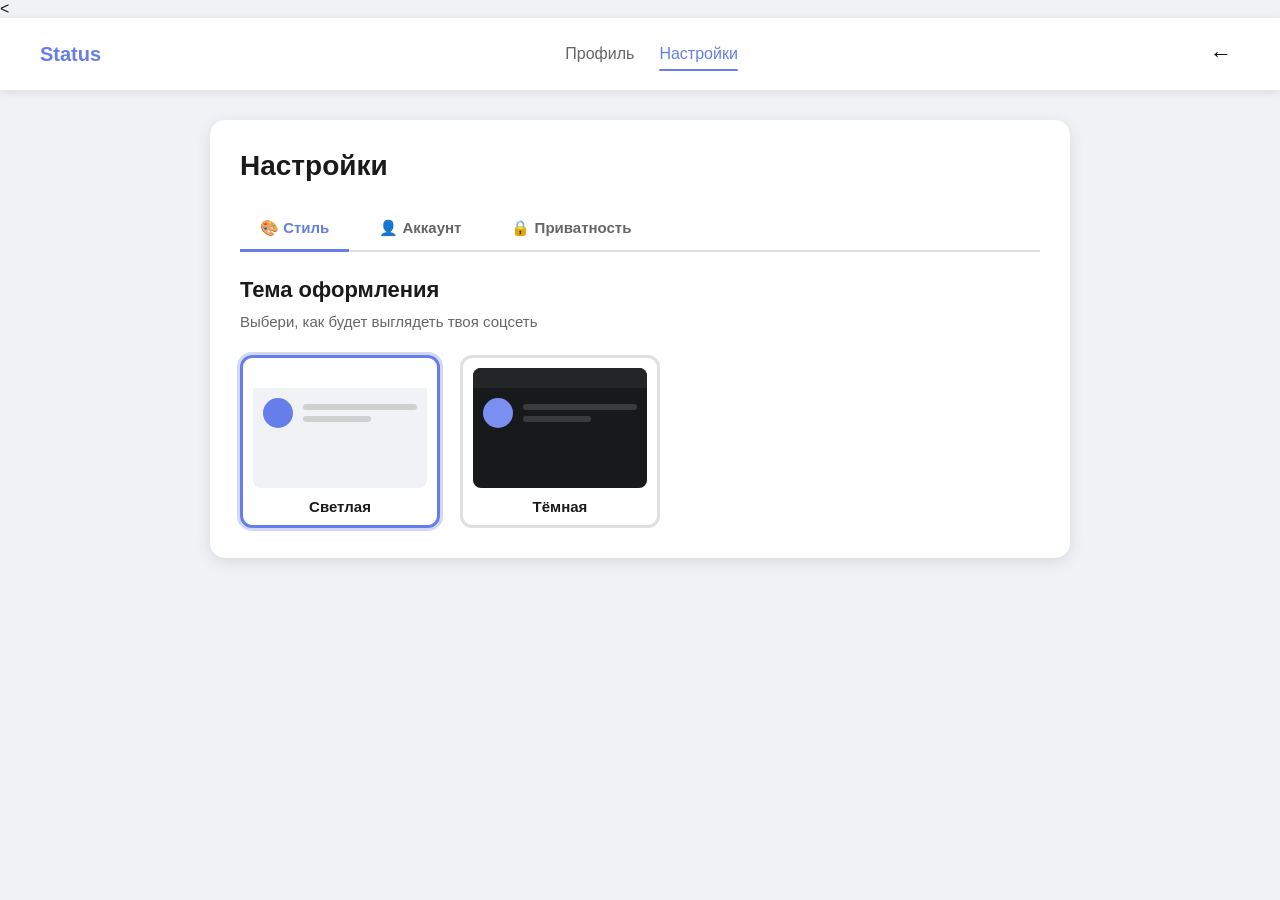
<file: settings.html>
<<!DOCTYPE html>
<html lang="ru" data-theme="light">
<head>
    <meta charset="UTF-8">
    <meta name="viewport" content="width=device-width, initial-scale=1.0">
    <title>Настройки — Status</title>
    <link rel="stylesheet" href="style.css">
</head>
<body>

    <header class="header">
        <div class="logo"> Status</div>
        <nav class="nav">
            <a href="index.html" class="nav-link">Профиль</a>
            <a href="settings.html" class="nav-link active">Настройки</a>
        </nav>
        <button class="settings-btn" onclick="goBack()" title="Назад">←</button>
    </header>

    <main class="main">
        <div class="settings-container">
            <h1 class="settings-title">Настройки</h1>

            <div class="settings-tabs">
                <button class="tab-btn active" onclick="switchTab('style', this)">🎨 Стиль</button>
                <button class="tab-btn" onclick="switchTab('account', this)">👤 Аккаунт</button>
                <button class="tab-btn" onclick="switchTab('privacy', this)">🔒 Приватность</button>
            </div>

            <div class="tab-content active" id="tab-style">
                <h2 class="tab-title">Тема оформления</h2>
                <p class="tab-description">Выбери, как будет выглядеть твоя соцсеть</p>

                <div class="theme-options">
                    <div class="theme-card" onclick="setTheme('light')" data-theme-name="light">
                        <div class="theme-preview light-preview">
                            <div class="preview-header"></div>
                            <div class="preview-content">
                                <div class="preview-circle"></div>
                                <div class="preview-lines">
                                    <div class="preview-line"></div>
                                    <div class="preview-line short"></div>
                                </div>
                            </div>
                        </div>
                        <p class="theme-name"> Светлая</p>
                    </div>

                    <div class="theme-card" onclick="setTheme('dark')" data-theme-name="dark">
                        <div class="theme-preview dark-preview">
                            <div class="preview-header"></div>
                            <div class="preview-content">
                                <div class="preview-circle"></div>
                                <div class="preview-lines">
                                    <div class="preview-line"></div>
                                    <div class="preview-line short"></div>
                                </div>
                            </div>
                        </div>
                        <p class="theme-name"> Тёмная</p>
                    </div>
                </div>
            </div>

            <div class="tab-content" id="tab-account">
                <h2 class="tab-title">Аккаунт</h2>
                <p class="tab-description">Сброс данных профиля</p>
                <button class="btn btn-danger" onclick="resetAccount()">Сбросить аккаунт</button>
            </div>

            <div class="tab-content" id="tab-privacy">
                <h2 class="tab-title">Приватность</h2>
                <p class="tab-description">Скоро добавим</p>
            </div>
        </div>
    </main>

    <script src="app.js"></script>
</body>
</html>
</file>
<file: style.css>
:root {
    --bg-primary: #f0f2f5;
    --bg-secondary: #ffffff;
    --text-primary: #1a1a1a;
    --text-secondary: #666666;
    --text-muted: #999999;
    --accent: #667eea;
    --accent-hover: #5568d3;
    --border: #e0e0e0;
    --shadow: rgba(0, 0, 0, 0.1);
    --shadow-hover: rgba(0, 0, 0, 0.15);
}
[data-theme="dark"] {
    --bg-primary: #18191a;
    --bg-secondary: #242526;
    --text-primary: #e4e6eb;
    --text-secondary: #b0b3b8;
    --text-muted: #808080;
    --accent: #7b8ff0;
    --accent-hover: #8fa1f5;
    --border: #3a3b3c;
    --shadow: rgba(0, 0, 0, 0.5);
    --shadow-hover: rgba(0, 0, 0, 0.7);
}

* { margin: 0; padding: 0; box-sizing: border-box; font-family: -apple-system, BlinkMacSystemFont, 'Segoe UI', Arial, sans-serif; }
body { background: var(--bg-primary); color: var(--text-primary); min-height: 100vh; transition: background 0.3s, color 0.3s; }

.header { background: var(--bg-secondary); padding: 15px 40px; display: flex; align-items: center; justify-content: space-between; box-shadow: 0 2px 10px var(--shadow); position: sticky; top: 0; z-index: 100; }
.logo { font-size: 20px; font-weight: bold; color: var(--accent); }
.nav { display: flex; gap: 25px; }
.nav-link { color: var(--text-secondary); text-decoration: none; font-weight: 500; padding: 8px 0; position: relative; transition: color 0.2s; }
.nav-link:hover, .nav-link.active { color: var(--accent); }
.nav-link.active::after { content: ''; position: absolute; bottom: 0; left: 0; right: 0; height: 2px; background: var(--accent); border-radius: 2px; }
.settings-btn { background: transparent; border: none; font-size: 22px; cursor: pointer; padding: 8px; border-radius: 50%; transition: background 0.2s, transform 0.3s; }
.settings-btn:hover { background: var(--bg-primary); transform: rotate(90deg); }

.main { max-width: 900px; margin: 30px auto; padding: 0 20px; }

.profile-card { background: var(--bg-secondary); border-radius: 15px; padding: 30px; display: flex; gap: 30px; box-shadow: 0 4px 15px var(--shadow); }
.profile-avatar-section { display: flex; flex-direction: column; align-items: center; flex-shrink: 0; }
.avatar-wrapper { position: relative; cursor: pointer; border-radius: 50%; overflow: hidden; width: 180px; height: 180px; transition: transform 0.3s; }
.avatar-wrapper:hover { transform: scale(1.03); }
.profile-avatar { width: 100%; height: 100%; object-fit: cover; border: 4px solid var(--accent); border-radius: 50%; display: block; }
.avatar-overlay { position: absolute; top: 0; left: 0; right: 0; bottom: 0; background: rgba(0, 0, 0, 0.6); color: white; display: flex; align-items: center; justify-content: center; font-weight: 600; font-size: 15px; opacity: 0; transition: opacity 0.3s; }
.avatar-wrapper:hover .avatar-overlay { opacity: 1; }

.profile-info { flex: 1; display: flex; flex-direction: column; gap: 20px; }
.profile-names { border-bottom: 1px solid var(--border); padding-bottom: 15px; }
.profile-username { font-size: 28px; color: var(--accent); margin-bottom: 5px; }
.profile-nickname { font-size: 18px; color: var(--text-secondary); }
.profile-bio-section { flex: 1; }
.profile-bio { color: var(--text-secondary); line-height: 1.6; font-size: 15px; }
.profile-stats { display: flex; gap: 40px; padding: 15px 0; border-top: 1px solid var(--border); border-bottom: 1px solid var(--border); }
.stat { display: flex; flex-direction: column; align-items: center; }
.stat-number { font-size: 22px; font-weight: bold; color: var(--text-primary); }
.stat-label { font-size: 13px; color: var(--text-muted); margin-top: 3px; }
.profile-actions { display: flex; gap: 15px; }

.btn { padding: 12px 24px; border: none; border-radius: 10px; font-size: 15px; font-weight: 600; cursor: pointer; transition: all 0.2s; }
.btn-primary { background: var(--accent); color: white; }
.btn-primary:hover { background: var(--accent-hover); transform: translateY(-2px); box-shadow: 0 4px 12px var(--shadow-hover); }
.btn-secondary { background: transparent; color: var(--text-primary); border: 2px solid var(--border); }
.btn-secondary:hover { border-color: var(--accent); color: var(--accent); }
.btn-danger { background: #e74c3c; color: white; }
.btn-danger:hover { background: #c0392b; }

/* СОЗДАНИЕ ПОСТА */
.create-post { background: var(--bg-secondary); border-radius: 15px; padding: 20px; margin-top: 20px; box-shadow: 0 4px 15px var(--shadow); }
.create-post-header { display: flex; align-items: center; gap: 10px; margin-bottom: 15px; }
.create-post-avatar { width: 45px; height: 45px; border-radius: 50%; object-fit: cover; border: 2px solid var(--accent); }
.create-post-name { font-weight: 600; color: var(--text-primary); }
.create-post-textarea { width: 100%; min-height: 80px; padding: 12px; background: var(--bg-primary); border: 2px solid transparent; border-radius: 10px; font-size: 15px; color: var(--text-primary); resize: vertical; font-family: inherit; transition: border 0.2s; }
.create-post-textarea:focus { outline: none; border-color: var(--accent); }
.create-post-preview { position: relative; margin-top: 12px; border-radius: 10px; overflow: hidden; max-height: 300px; }
.create-post-preview img { width: 100%; display: block; border-radius: 10px; object-fit: cover; }
.create-post-remove { position: absolute; top: 8px; right: 8px; background: rgba(0, 0, 0, 0.7); color: white; border: none; width: 30px; height: 30px; border-radius: 50%; cursor: pointer; font-size: 16px; }
.create-post-actions { display: flex; justify-content: space-between; align-items: center; margin-top: 15px; gap: 10px; }
.create-post-upload { background: transparent; border: 2px solid var(--border); color: var(--text-primary); padding: 10px 18px; border-radius: 10px; cursor: pointer; font-size: 14px; font-weight: 600; transition: all 0.2s; }
.create-post-upload:hover { border-color: var(--accent); color: var(--accent); }

/* ЛЕНТА */
.posts-feed { margin-top: 20px; display: flex; flex-direction: column; gap: 15px; }
.post { background: var(--bg-secondary); border-radius: 15px; padding: 20px; box-shadow: 0 4px 15px var(--shadow); animation: postIn 0.3s ease; }
@keyframes postIn { from { opacity: 0; transform: translateY(15px); } to { opacity: 1; transform: translateY(0); } }
.post-header { display: flex; align-items: center; gap: 12px; margin-bottom: 15px; }
.post-avatar { width: 45px; height: 45px; border-radius: 50%; object-fit: cover; border: 2px solid var(--accent); }
.post-author { flex: 1; }
.post-username { font-weight: 600; color: var(--text-primary); font-size: 15px; }
.post-time { font-size: 12px; color: var(--text-muted); }
.post-delete { background: transparent; border: none; color: var(--text-muted); font-size: 18px; cursor: pointer; padding: 5px 10px; border-radius: 8px; }
.post-delete:hover { background: #fee; color: #e74c3c; }
.post-text { color: var(--text-primary); font-size: 15px; line-height: 1.5; margin-bottom: 12px; white-space: pre-wrap; word-wrap: break-word; }
.post-image { width: 100%; border-radius: 10px; margin-bottom: 12px; max-height: 500px; object-fit: cover; }
.post-actions { display: flex; gap: 20px; padding-top: 12px; border-top: 1px solid var(--border); }
.post-action { background: transparent; border: none; color: var(--text-secondary); font-size: 14px; font-weight: 600; cursor: pointer; display: flex; align-items: center; gap: 6px; padding: 6px 10px; border-radius: 8px; transition: all 0.2s; }
.post-action:hover { background: var(--bg-primary); color: var(--accent); }
.post-action.liked { color: #e74c3c; }
.comments-section { margin-top: 12px; padding-top: 12px; border-top: 1px solid var(--border); display: none; }
.comments-section.open { display: block; }
.comment { display: flex; gap: 10px; margin-bottom: 10px; }
.comment-avatar { width: 32px; height: 32px; border-radius: 50%; object-fit: cover; }
.comment-body { flex: 1; background: var(--bg-primary); padding: 8px 12px; border-radius: 10px; }
.comment-author { font-weight: 600; font-size: 13px; color: var(--text-primary); margin-bottom: 2px; }
.comment-text { font-size: 14px; color: var(--text-secondary); word-wrap: break-word; }
.comment-input-area { display: flex; gap: 8px; margin-top: 10px; }
.comment-input { flex: 1; padding: 8px 12px; background: var(--bg-primary); border: 2px solid transparent; border-radius: 20px; font-size: 14px; color: var(--text-primary); }
.comment-input:focus { outline: none; border-color: var(--accent); }
.comment-send { background: var(--accent); color: white; border: none; padding: 8px 16px; border-radius: 20px; font-size: 14px; font-weight: 600; cursor: pointer; }
.comment-send:hover { background: var(--accent-hover); }
.feed-empty { text-align: center; padding: 40px 20px; color: var(--text-muted); background: var(--bg-secondary); border-radius: 15px; box-shadow: 0 4px 15px var(--shadow); }

/* ЧАТ */
.chat-window-inline { background: var(--bg-secondary); border-radius: 15px; box-shadow: 0 4px 15px var(--shadow); margin-top: 20px; display: flex; flex-direction: column; overflow: hidden; height: 500px; }
.chat-header { padding: 15px 20px; border-bottom: 1px solid var(--border); display: flex; align-items: center; gap: 12px; }
.chat-header-avatar-wrapper { position: relative; flex-shrink: 0; }
.chat-header-avatar { width: 45px; height: 45px; border-radius: 50%; background: linear-gradient(135deg, #667eea, #764ba2); }
.chat-header-info { flex: 1; }
.chat-header-name-row { display: flex; align-items: center; gap: 6px; }
.chat-header-name { font-size: 17px; color: var(--text-primary); font-weight: 700; }
.chat-header-status { font-size: 13px; color: #2ecc71; }
.chat-messages { flex: 1; overflow-y: auto; padding: 20px; display: flex; flex-direction: column; gap: 12px; }
.message { max-width: 65%; padding: 10px 15px; border-radius: 15px; font-size: 14px; line-height: 1.4; word-wrap: break-word; white-space: pre-wrap; animation: messageIn 0.3s ease; }
@keyframes messageIn { from { opacity: 0; transform: translateY(10px); } to { opacity: 1; transform: translateY(0); } }
.message.bot { background: var(--bg-primary); color: var(--text-primary); align-self: flex-start; border-bottom-left-radius: 5px; }
.message.user { background: var(--accent); color: white; align-self: flex-end; border-bottom-right-radius: 5px; }
.chat-input-area { padding: 15px 20px; border-top: 1px solid var(--border); display: flex; gap: 10px; }
.chat-input { flex: 1; padding: 12px 16px; background: var(--bg-primary); border: 2px solid transparent; border-radius: 25px; font-size: 15px; color: var(--text-primary); }
.chat-input:focus { outline: none; border-color: var(--accent); }
.chat-send-btn { background: var(--accent); color: white; border: none; width: 45px; height: 45px; border-radius: 50%; font-size: 18px; cursor: pointer; }
.chat-send-btn:hover { background: var(--accent-hover); }

.online-dot { position: absolute; bottom: 0; right: 0; width: 14px; height: 14px; background: #2ecc71; border: 3px solid var(--bg-secondary); border-radius: 50%; }
.verified-badge { display: inline-flex; width: 16px; height: 16px; color: #1DA1F2; flex-shrink: 0; }
.verified-badge svg { width: 100%; height: 100%; }

/* НАСТРОЙКИ */
.settings-container { background: var(--bg-secondary); border-radius: 15px; padding: 30px; box-shadow: 0 4px 15px var(--shadow); }
.settings-title { font-size: 28px; margin-bottom: 25px; color: var(--text-primary); }
.settings-tabs { display: flex; gap: 10px; border-bottom: 2px solid var(--border); margin-bottom: 25px; }
.tab-btn { background: transparent; border: none; padding: 12px 20px; font-size: 15px; font-weight: 600; color: var(--text-secondary); cursor: pointer; border-bottom: 3px solid transparent; margin-bottom: -2px; transition: all 0.2s; }
.tab-btn:hover { color: var(--text-primary); }
.tab-btn.active { color: var(--accent); border-bottom-color: var(--accent); }
.tab-content { display: none; animation: fadeIn 0.3s ease; }
.tab-content.active { display: block; }
@keyframes fadeIn { from { opacity: 0; transform: translateY(10px); } to { opacity: 1; transform: translateY(0); } }
.tab-title { font-size: 22px; margin-bottom: 10px; color: var(--text-primary); }
.tab-description { color: var(--text-secondary); margin-bottom: 25px; font-size: 15px; }
.theme-options { display: flex; gap: 20px; flex-wrap: wrap; }
.theme-card { cursor: pointer; border: 3px solid var(--border); border-radius: 12px; padding: 10px; transition: all 0.2s; width: 200px; }
.theme-card:hover { transform: translateY(-3px); box-shadow: 0 6px 20px var(--shadow-hover); }
.theme-card.selected { border-color: var(--accent); box-shadow: 0 0 0 3px rgba(102, 126, 234, 0.3); }
.theme-preview { width: 100%; height: 120px; border-radius: 8px; overflow: hidden; margin-bottom: 10px; }
.light-preview { background: #f0f2f5; }
.light-preview .preview-header { background: #fff; height: 20px; }
.light-preview .preview-circle { background: #667eea; }
.light-preview .preview-line { background: #d0d0d0; }
.dark-preview { background: #18191a; }
.dark-preview .preview-header { background: #242526; height: 20px; }
.dark-preview .preview-circle { background: #7b8ff0; }
.dark-preview .preview-line { background: #3a3b3c; }
.preview-content { padding: 10px; display: flex; gap: 10px; align-items: center; }
.preview-circle { width: 30px; height: 30px; border-radius: 50%; flex-shrink: 0; }
.preview-lines { flex: 1; display: flex; flex-direction: column; gap: 6px; }
.preview-line { height: 6px; border-radius: 3px; width: 100%; }
.preview-line.short { width: 60%; }
.theme-name { text-align: center; font-weight: 600; color: var(--text-primary); font-size: 15px; }

/* МОДАЛЬНОЕ ОКНО */
.modal-overlay { position: fixed; top: 0; left: 0; right: 0; bottom: 0; background: rgba(0, 0, 0, 0.6); display: none; align-items: center; justify-content: center; z-index: 2000; }
.modal-overlay.active { display: flex; }
.modal { background: var(--bg-secondary); border-radius: 15px; padding: 35px; width: 90%; max-width: 450px; box-shadow: 0 10px 40px rgba(0, 0, 0, 0.4); }
.modal-title { font-size: 24px; color: var(--text-primary); margin-bottom: 8px; text-align: center; }
.modal-subtitle { font-size: 14px; color: var(--text-secondary); text-align: center; margin-bottom: 25px; }
.modal-label { display: block; font-size: 13px; font-weight: 600; color: var(--text-secondary); margin-bottom: 6px; margin-top: 15px; }
.modal-input { width: 100%; padding: 12px 15px; background: var(--bg-primary); border: 2px solid var(--border); border-radius: 10px; font-size: 15px; color: var(--text-primary); font-family: inherit; }
.modal-input:focus { outline: none; border-color: var(--accent); }
.modal-textarea { resize: vertical; min-height: 80px; }
.modal-btn { width: 100%; margin-top: 25px; padding: 14px; font-size: 16px; }

.notification { position: fixed; bottom: 30px; left: 50%; transform: translateX(-50%) translateY(100px); background: var(--accent); color: white; padding: 15px 30px; border-radius: 10px; font-weight: 600; box-shadow: 0 6px 20px rgba(0, 0, 0, 0.3); opacity: 0; transition: all 0.3s ease; z-index: 3000; }
.notification.show { transform: translateX(-50%) translateY(0); opacity: 1; }

@media (max-width: 700px) {
    .profile-card { flex-direction: column; align-items: center; text-align: center; }
    .profile-stats { justify-content: center; }
    .profile-actions { justify-content: center; flex-wrap: wrap; }
    .header { padding: 15px 20px; }
    .nav { gap: 15px; }
    .theme-options { justify-content: center; }
}
</file>
